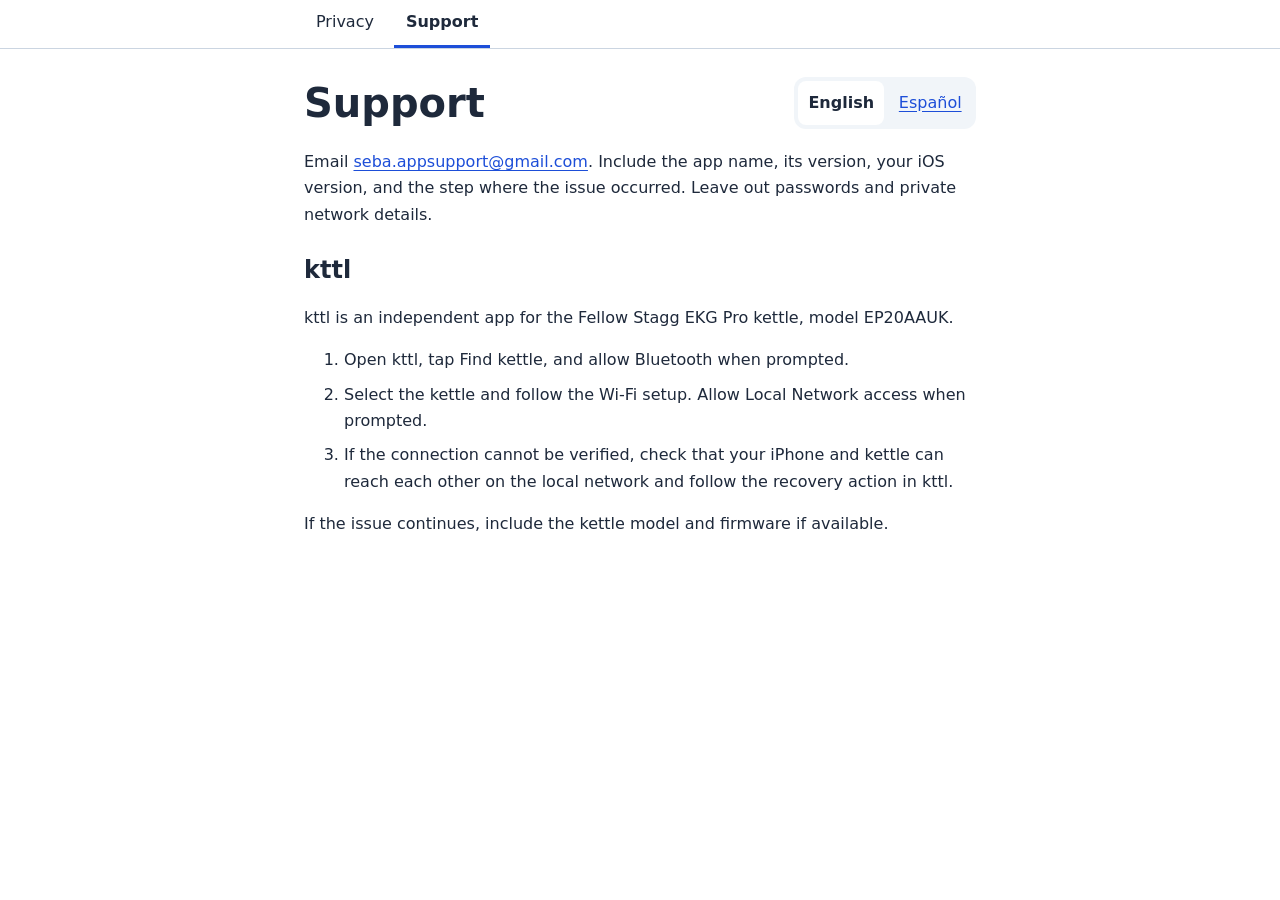
<file: index.html>
<!doctype html>
<html lang="en">
<head>
  <meta charset="utf-8">
  <title>App Support</title>
  <meta http-equiv="refresh" content="0;url=./support/">
</head>
<body><a href="./support/">App Support</a></body>
</html>
</file>
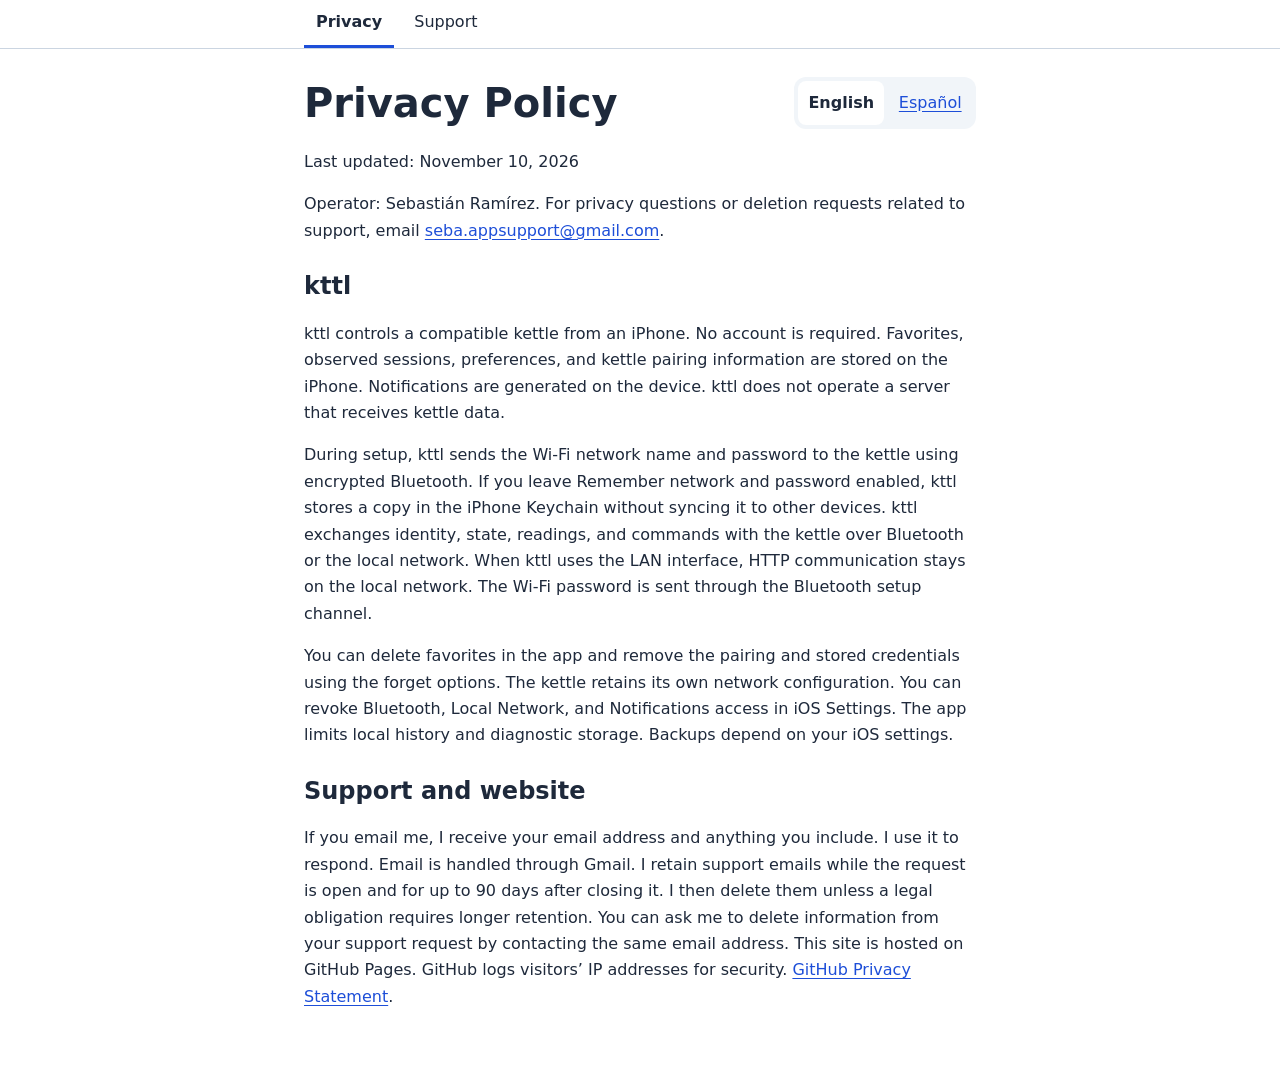
<file: privacy/index.html>
<!doctype html>
<html lang="en">
<head>
  <meta charset="utf-8">
  <meta name="viewport" content="width=device-width, initial-scale=1">
  <title>Privacy Policy · Sebastián Ramírez</title>
  <link rel="stylesheet" href="../styles.css">
  <link rel="alternate" hreflang="en" href="../privacy/">
  <link rel="alternate" hreflang="es" href="../es/privacy/">
  <script>
    function openLegacySpanishLink() {
      if (location.hash === "#espanol" || location.hash === "#kttl-es") {
        location.replace("../es/privacy/" + (location.hash === "#kttl-es" ? "#kttl" : ""));
      }
    }
    openLegacySpanishLink();
    addEventListener("hashchange", openLegacySpanishLink);
  </script>
</head>
<body>
  <header class="site-header">
    <nav class="documents layout" aria-label="Documents">
      <a href="../privacy/" aria-current="page">Privacy</a> <a href="../support/">Support</a>
    </nav>
  </header>
  <main class="layout">
    <header class="page-header">
      <h1 id="english">Privacy Policy</h1>
      <nav class="languages" aria-label="Language">
        <span aria-current="true">English</span><a href="../es/privacy/" lang="es" hreflang="es">Español</a>
      </nav>
    </header>
    <div class="content">
<p>Last updated: November 10, 2026</p>
<p>Operator: Sebastián Ramírez. For privacy questions or deletion requests related to support, email <a href="mailto:seba.appsupport@gmail.com">seba.appsupport@gmail.com</a>.</p>
<h2 id="kttl"><span id="kttl-en">kttl</span></h2>
<p>kttl controls a compatible kettle from an iPhone. No account is required. Favorites, observed sessions, preferences, and kettle pairing information are stored on the iPhone. Notifications are generated on the device. kttl does not operate a server that receives kettle data.</p>
<p>During setup, kttl sends the Wi‑Fi network name and password to the kettle using encrypted Bluetooth. If you leave Remember network and password enabled, kttl stores a copy in the iPhone Keychain without syncing it to other devices. kttl exchanges identity, state, readings, and commands with the kettle over Bluetooth or the local network. When kttl uses the LAN interface, HTTP communication stays on the local network. The Wi‑Fi password is sent through the Bluetooth setup channel.</p>
<p>You can delete favorites in the app and remove the pairing and stored credentials using the forget options. The kettle retains its own network configuration. You can revoke Bluetooth, Local Network, and Notifications access in iOS Settings. The app limits local history and diagnostic storage. Backups depend on your iOS settings.</p>
<h2>Support and website</h2>
<p>If you email me, I receive your email address and anything you include. I use it to respond. Email is handled through Gmail. I retain support emails while the request is open and for up to 90 days after closing it. I then delete them unless a legal obligation requires longer retention. You can ask me to delete information from your support request by contacting the same email address. This site is hosted on GitHub Pages. GitHub logs visitors’ IP addresses for security. <a href="https://docs.github.com/en/site-policy/privacy-policies/github-general-privacy-statement">GitHub Privacy Statement</a>.</p>
    </div>
  </main>
</body>
</html>
</file>
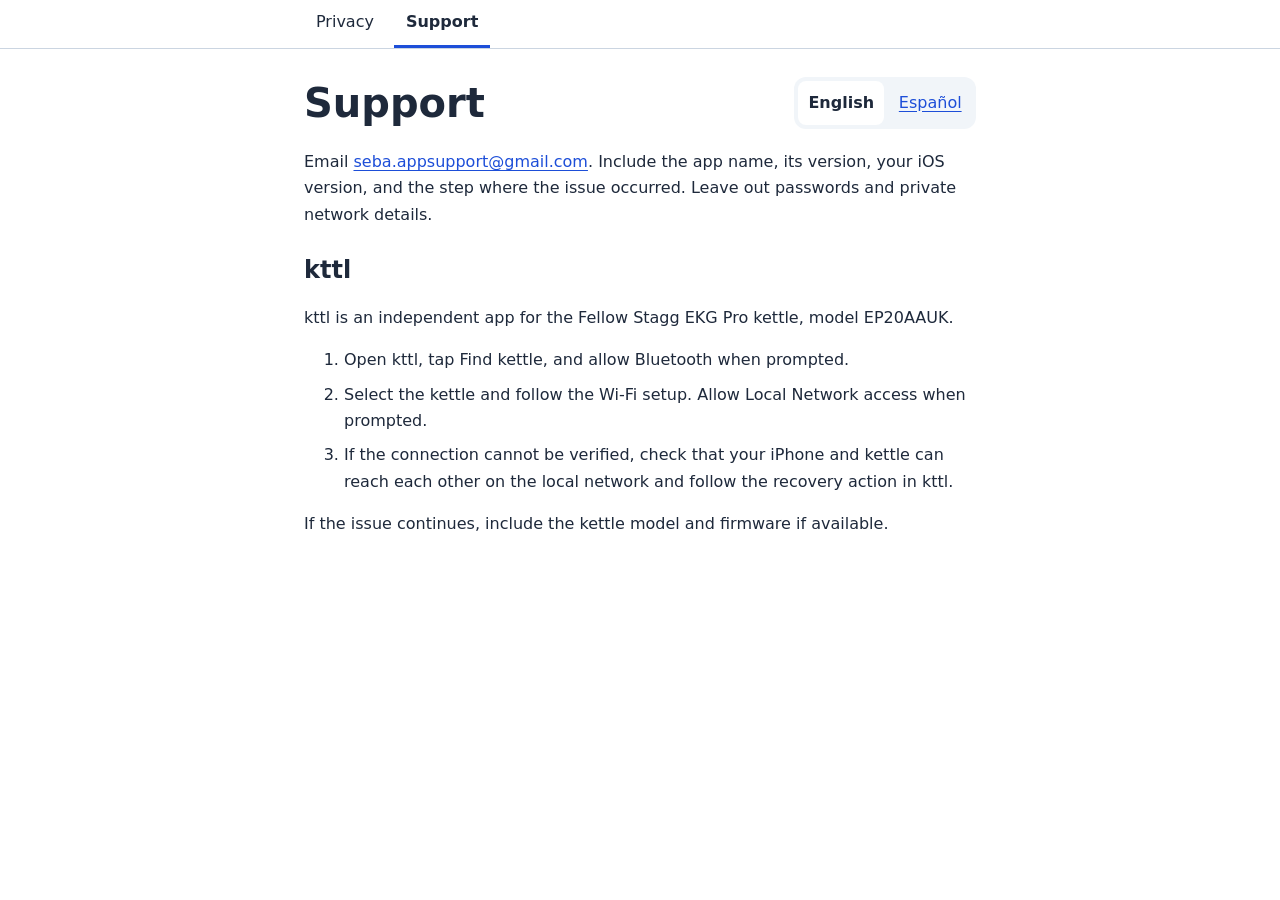
<file: support/index.html>
<!doctype html>
<html lang="en">
<head>
  <meta charset="utf-8">
  <meta name="viewport" content="width=device-width, initial-scale=1">
  <title>Support · Sebastián Ramírez</title>
  <link rel="stylesheet" href="../styles.css">
  <link rel="alternate" hreflang="en" href="../support/">
  <link rel="alternate" hreflang="es" href="../es/support/">
  <script>
    function openLegacySpanishLink() {
      if (location.hash === "#espanol" || location.hash === "#kttl-es") {
        location.replace("../es/support/" + (location.hash === "#kttl-es" ? "#kttl" : ""));
      }
    }
    openLegacySpanishLink();
    addEventListener("hashchange", openLegacySpanishLink);
  </script>
</head>
<body>
  <header class="site-header">
    <nav class="documents layout" aria-label="Documents">
      <a href="../privacy/">Privacy</a> <a href="../support/" aria-current="page">Support</a>
    </nav>
  </header>
  <main class="layout">
    <header class="page-header">
      <h1 id="english">Support</h1>
      <nav class="languages" aria-label="Language">
        <span aria-current="true">English</span><a href="../es/support/" lang="es" hreflang="es">Español</a>
      </nav>
    </header>
    <div class="content">
<p>Email <a href="mailto:seba.appsupport@gmail.com">seba.appsupport@gmail.com</a>. Include the app name, its version, your iOS version, and the step where the issue occurred. Leave out passwords and private network details.</p>
<h2 id="kttl"><span id="kttl-en">kttl</span></h2>
<p>kttl is an independent app for the Fellow Stagg EKG Pro kettle, model EP20AAUK.</p>
<ol><li>Open kttl, tap Find kettle, and allow Bluetooth when prompted.</li><li>Select the kettle and follow the Wi‑Fi setup. Allow Local Network access when prompted.</li><li>If the connection cannot be verified, check that your iPhone and kettle can reach each other on the local network and follow the recovery action in kttl.</li></ol>
<p>If the issue continues, include the kettle model and firmware if available.</p>
    </div>
  </main>
</body>
</html>
</file>
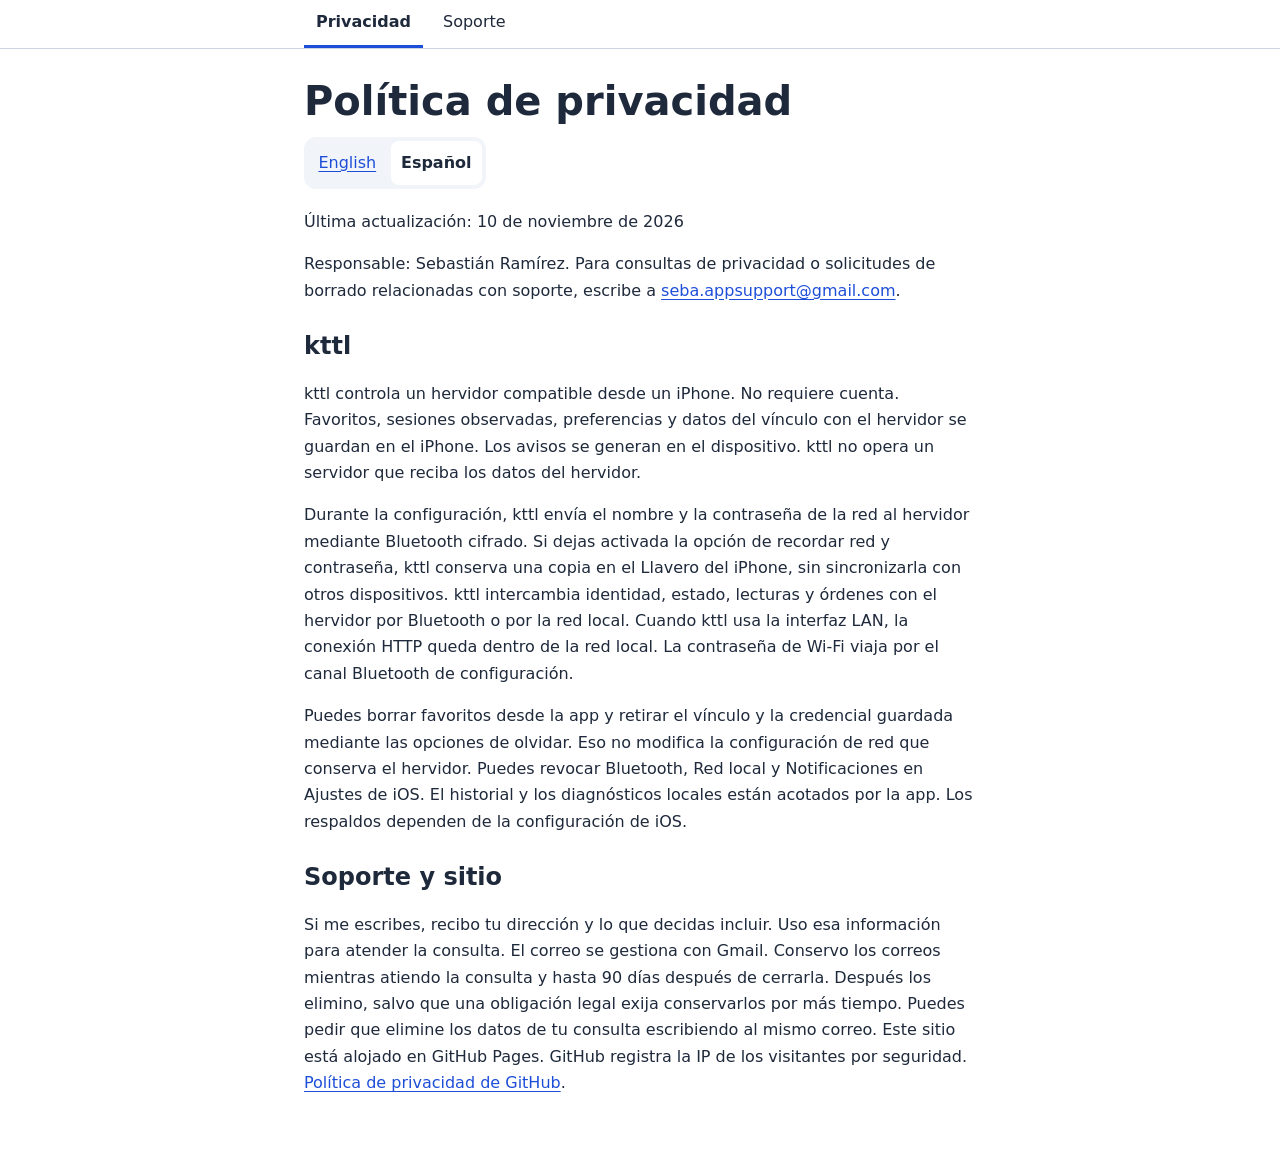
<file: es/privacy/index.html>
<!doctype html>
<html lang="es">
<head>
  <meta charset="utf-8">
  <meta name="viewport" content="width=device-width, initial-scale=1">
  <title>Política de privacidad · Sebastián Ramírez</title>
  <link rel="stylesheet" href="../../styles.css">
  <link rel="alternate" hreflang="en" href="../../privacy/">
  <link rel="alternate" hreflang="es" href="../../es/privacy/">
</head>
<body>
  <header class="site-header">
    <nav class="documents layout" aria-label="Documentos">
      <a href="../privacy/" aria-current="page">Privacidad</a> <a href="../support/">Soporte</a>
    </nav>
  </header>
  <main class="layout">
    <header class="page-header">
      <h1 id="espanol">Política de privacidad</h1>
      <nav class="languages" aria-label="Idioma">
        <a href="../../privacy/" lang="en" hreflang="en">English</a><span aria-current="true">Español</span>
      </nav>
    </header>
    <div class="content">
<p>Última actualización: 10 de noviembre de 2026</p>
<p>Responsable: Sebastián Ramírez. Para consultas de privacidad o solicitudes de borrado relacionadas con soporte, escribe a <a href="mailto:seba.appsupport@gmail.com">seba.appsupport@gmail.com</a>.</p>
<h2 id="kttl"><span id="kttl-es">kttl</span></h2>
<p>kttl controla un hervidor compatible desde un iPhone. No requiere cuenta. Favoritos, sesiones observadas, preferencias y datos del vínculo con el hervidor se guardan en el iPhone. Los avisos se generan en el dispositivo. kttl no opera un servidor que reciba los datos del hervidor.</p>
<p>Durante la configuración, kttl envía el nombre y la contraseña de la red al hervidor mediante Bluetooth cifrado. Si dejas activada la opción de recordar red y contraseña, kttl conserva una copia en el Llavero del iPhone, sin sincronizarla con otros dispositivos. kttl intercambia identidad, estado, lecturas y órdenes con el hervidor por Bluetooth o por la red local. Cuando kttl usa la interfaz LAN, la conexión HTTP queda dentro de la red local. La contraseña de Wi‑Fi viaja por el canal Bluetooth de configuración.</p>
<p>Puedes borrar favoritos desde la app y retirar el vínculo y la credencial guardada mediante las opciones de olvidar. Eso no modifica la configuración de red que conserva el hervidor. Puedes revocar Bluetooth, Red local y Notificaciones en Ajustes de iOS. El historial y los diagnósticos locales están acotados por la app. Los respaldos dependen de la configuración de iOS.</p>
<h2>Soporte y sitio</h2>
<p>Si me escribes, recibo tu dirección y lo que decidas incluir. Uso esa información para atender la consulta. El correo se gestiona con Gmail. Conservo los correos mientras atiendo la consulta y hasta 90 días después de cerrarla. Después los elimino, salvo que una obligación legal exija conservarlos por más tiempo. Puedes pedir que elimine los datos de tu consulta escribiendo al mismo correo. Este sitio está alojado en GitHub Pages. GitHub registra la IP de los visitantes por seguridad. <a href="https://docs.github.com/en/site-policy/privacy-policies/github-general-privacy-statement">Política de privacidad de GitHub</a>.</p>
    </div>
  </main>
</body>
</html>
</file>
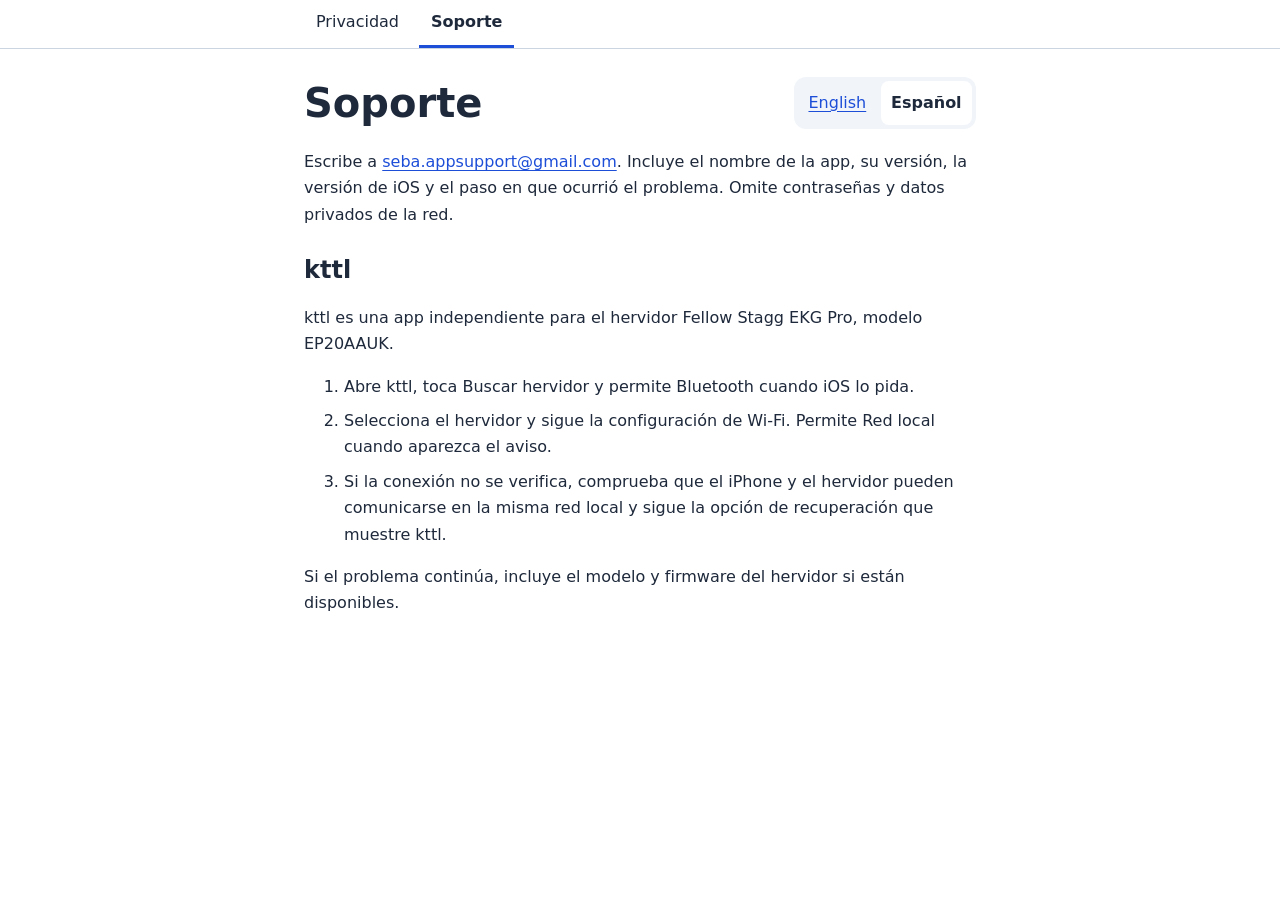
<file: es/support/index.html>
<!doctype html>
<html lang="es">
<head>
  <meta charset="utf-8">
  <meta name="viewport" content="width=device-width, initial-scale=1">
  <title>Soporte · Sebastián Ramírez</title>
  <link rel="stylesheet" href="../../styles.css">
  <link rel="alternate" hreflang="en" href="../../support/">
  <link rel="alternate" hreflang="es" href="../../es/support/">
</head>
<body>
  <header class="site-header">
    <nav class="documents layout" aria-label="Documentos">
      <a href="../privacy/">Privacidad</a> <a href="../support/" aria-current="page">Soporte</a>
    </nav>
  </header>
  <main class="layout">
    <header class="page-header">
      <h1 id="espanol">Soporte</h1>
      <nav class="languages" aria-label="Idioma">
        <a href="../../support/" lang="en" hreflang="en">English</a><span aria-current="true">Español</span>
      </nav>
    </header>
    <div class="content">
<p>Escribe a <a href="mailto:seba.appsupport@gmail.com">seba.appsupport@gmail.com</a>. Incluye el nombre de la app, su versión, la versión de iOS y el paso en que ocurrió el problema. Omite contraseñas y datos privados de la red.</p>
<h2 id="kttl"><span id="kttl-es">kttl</span></h2>
<p>kttl es una app independiente para el hervidor Fellow Stagg EKG Pro, modelo EP20AAUK.</p>
<ol><li>Abre kttl, toca Buscar hervidor y permite Bluetooth cuando iOS lo pida.</li><li>Selecciona el hervidor y sigue la configuración de Wi‑Fi. Permite Red local cuando aparezca el aviso.</li><li>Si la conexión no se verifica, comprueba que el iPhone y el hervidor pueden comunicarse en la misma red local y sigue la opción de recuperación que muestre kttl.</li></ol>
<p>Si el problema continúa, incluye el modelo y firmware del hervidor si están disponibles.</p>
    </div>
  </main>
</body>
</html>
</file>
<file: styles.css>
:root {
  color-scheme: light dark;
  --page: #ffffff;
  --surface: #f1f5f9;
  --line: #cbd5e1;
  --text: #1e293b;
  --link: #1d4ed8;
  font-family: system-ui, sans-serif;
  line-height: 1.65;
}

@media (prefers-color-scheme: dark) {
  :root {
    --page: #111827;
    --surface: #253247;
    --line: #53627a;
    --text: #f1f5f9;
    --link: #a8c7ff;
  }
}

body {
  margin: 0;
  color: var(--text);
  background: var(--page);
  overflow-wrap: anywhere;
}

.layout {
  box-sizing: border-box;
  max-width: 46rem;
  margin-inline: auto;
  padding-inline: clamp(1rem, 5vw, 2rem);
}

.site-header {
  border-bottom: 1px solid var(--line);
}

.documents {
  display: flex;
  flex-wrap: wrap;
  gap: 0.5rem;
}

.documents a {
  display: grid;
  place-items: center;
  box-sizing: border-box;
  min-height: 48px;
  padding: 0 0.75rem;
  border-bottom: 3px solid transparent;
  color: var(--text);
  text-decoration: none;
}

.documents a[aria-current="page"] {
  border-bottom-color: var(--link);
  font-weight: 700;
}

.page-header {
  display: flex;
  flex-wrap: wrap;
  align-items: center;
  justify-content: space-between;
  gap: 0.75rem 1rem;
  margin-block: 1.75rem 1.25rem;
}

.languages {
  display: flex;
  flex-wrap: wrap;
  gap: 0.25rem;
  padding: 0.25rem;
  border-radius: 0.75rem;
  background: var(--surface);
}

.languages a,
.languages span {
  display: grid;
  place-items: center;
  box-sizing: border-box;
  min-height: 44px;
  min-width: 44px;
  padding-inline: 0.65rem;
  border-radius: 0.5rem;
}

.languages [aria-current] {
  background: var(--page);
  font-weight: 700;
}

a {
  color: var(--link);
  text-underline-offset: 0.2em;
}

a:focus-visible {
  outline: 2px solid var(--link);
  outline-offset: 2px;
}

.documents a:hover,
.languages a:hover {
  text-decoration: underline;
}

h1,
h2 {
  line-height: 1.2;
}

h1 {
  margin: 0;
  font-size: clamp(1.875rem, 5vw, 2.5rem);
}

h2 {
  margin-block-start: 1.75rem;
}

.content {
  max-width: 66ch;
  padding-bottom: 2.5rem;
}

[id] {
  scroll-margin-top: 1rem;
}

li + li {
  margin-top: 0.5rem;
}
</file>
